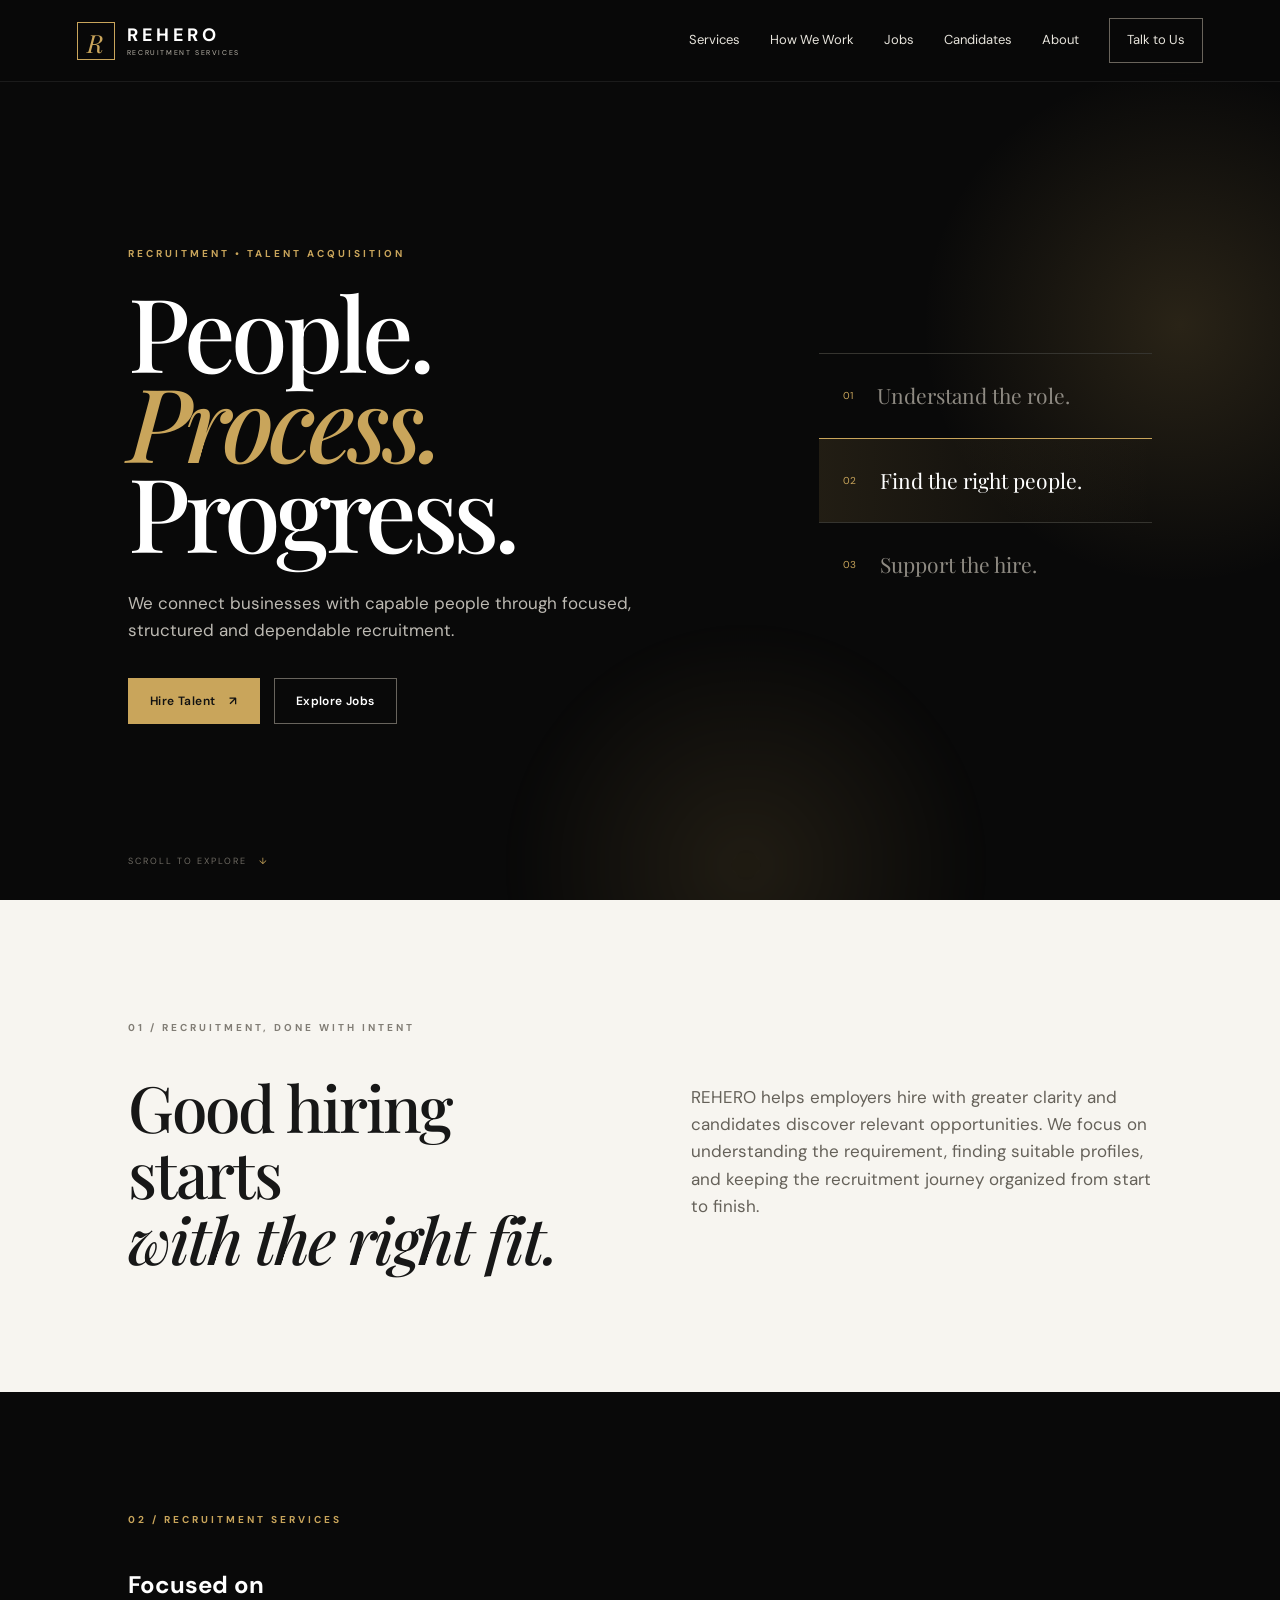
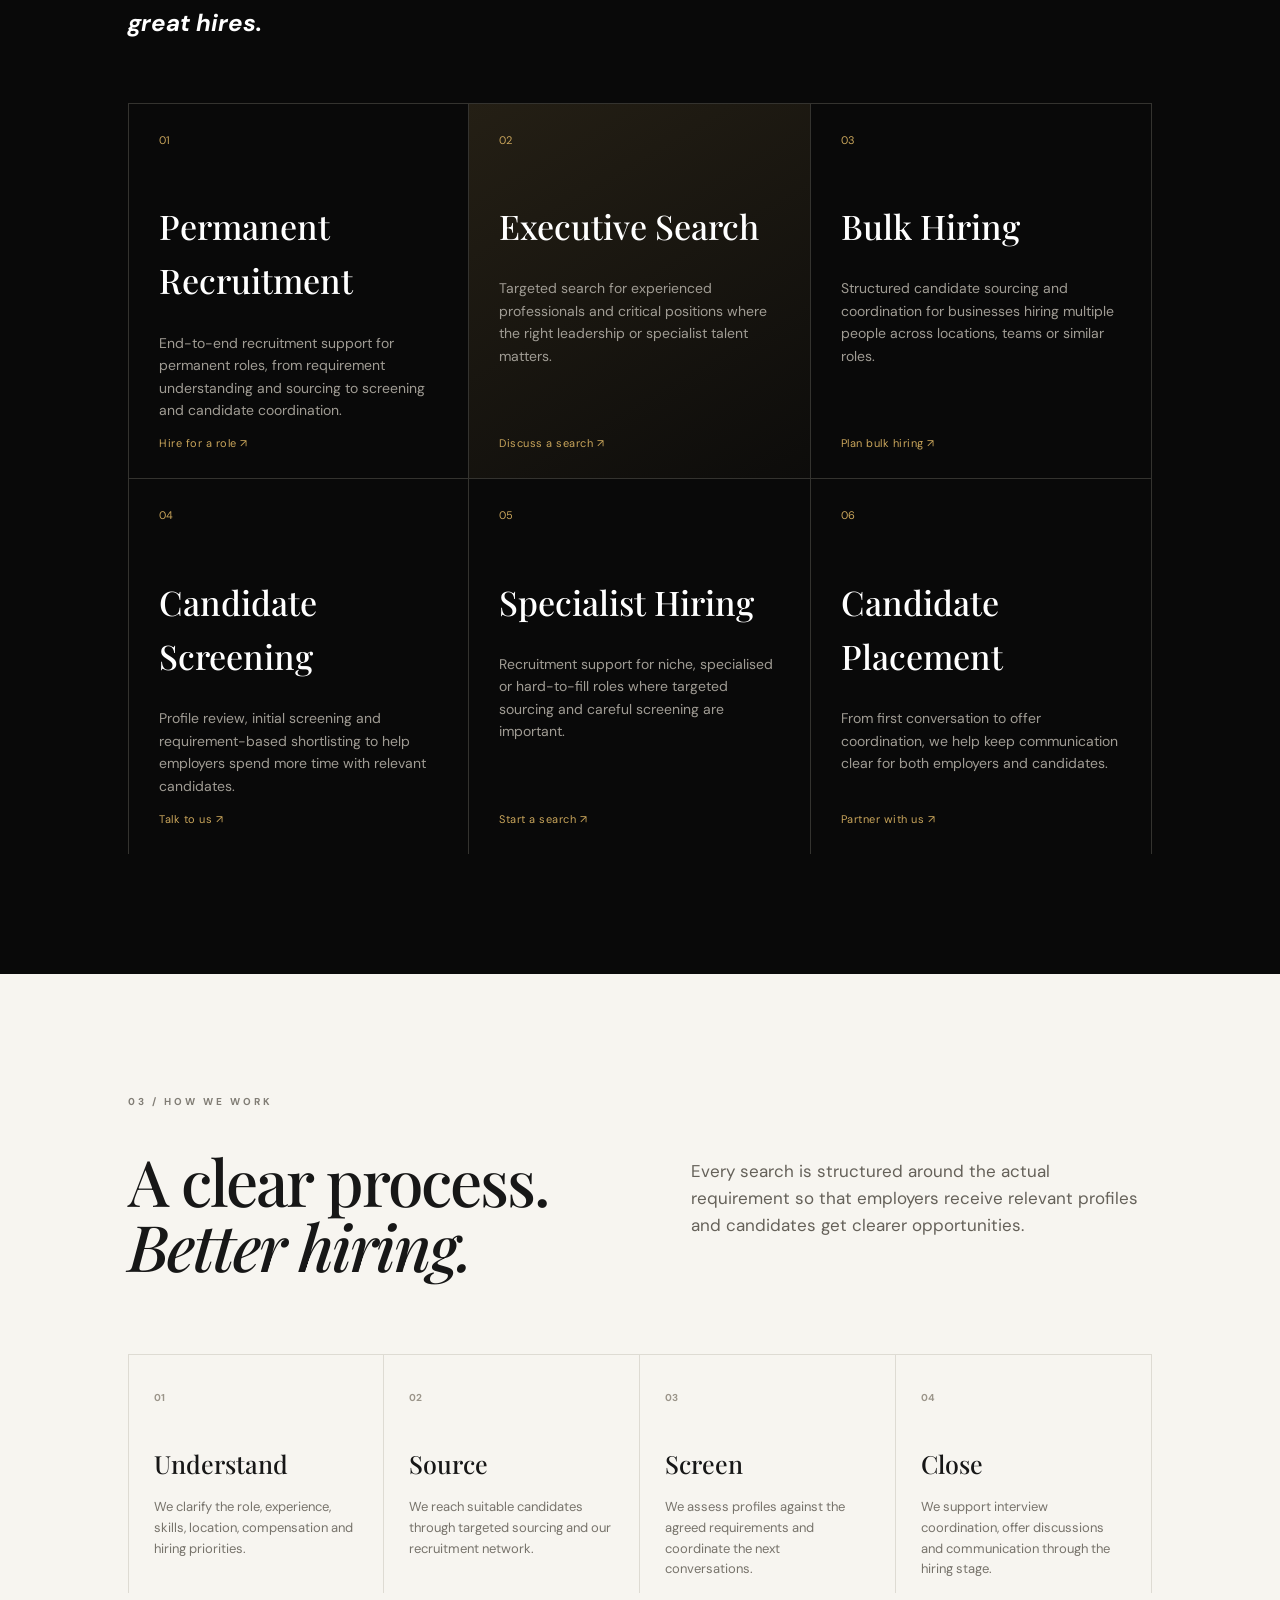
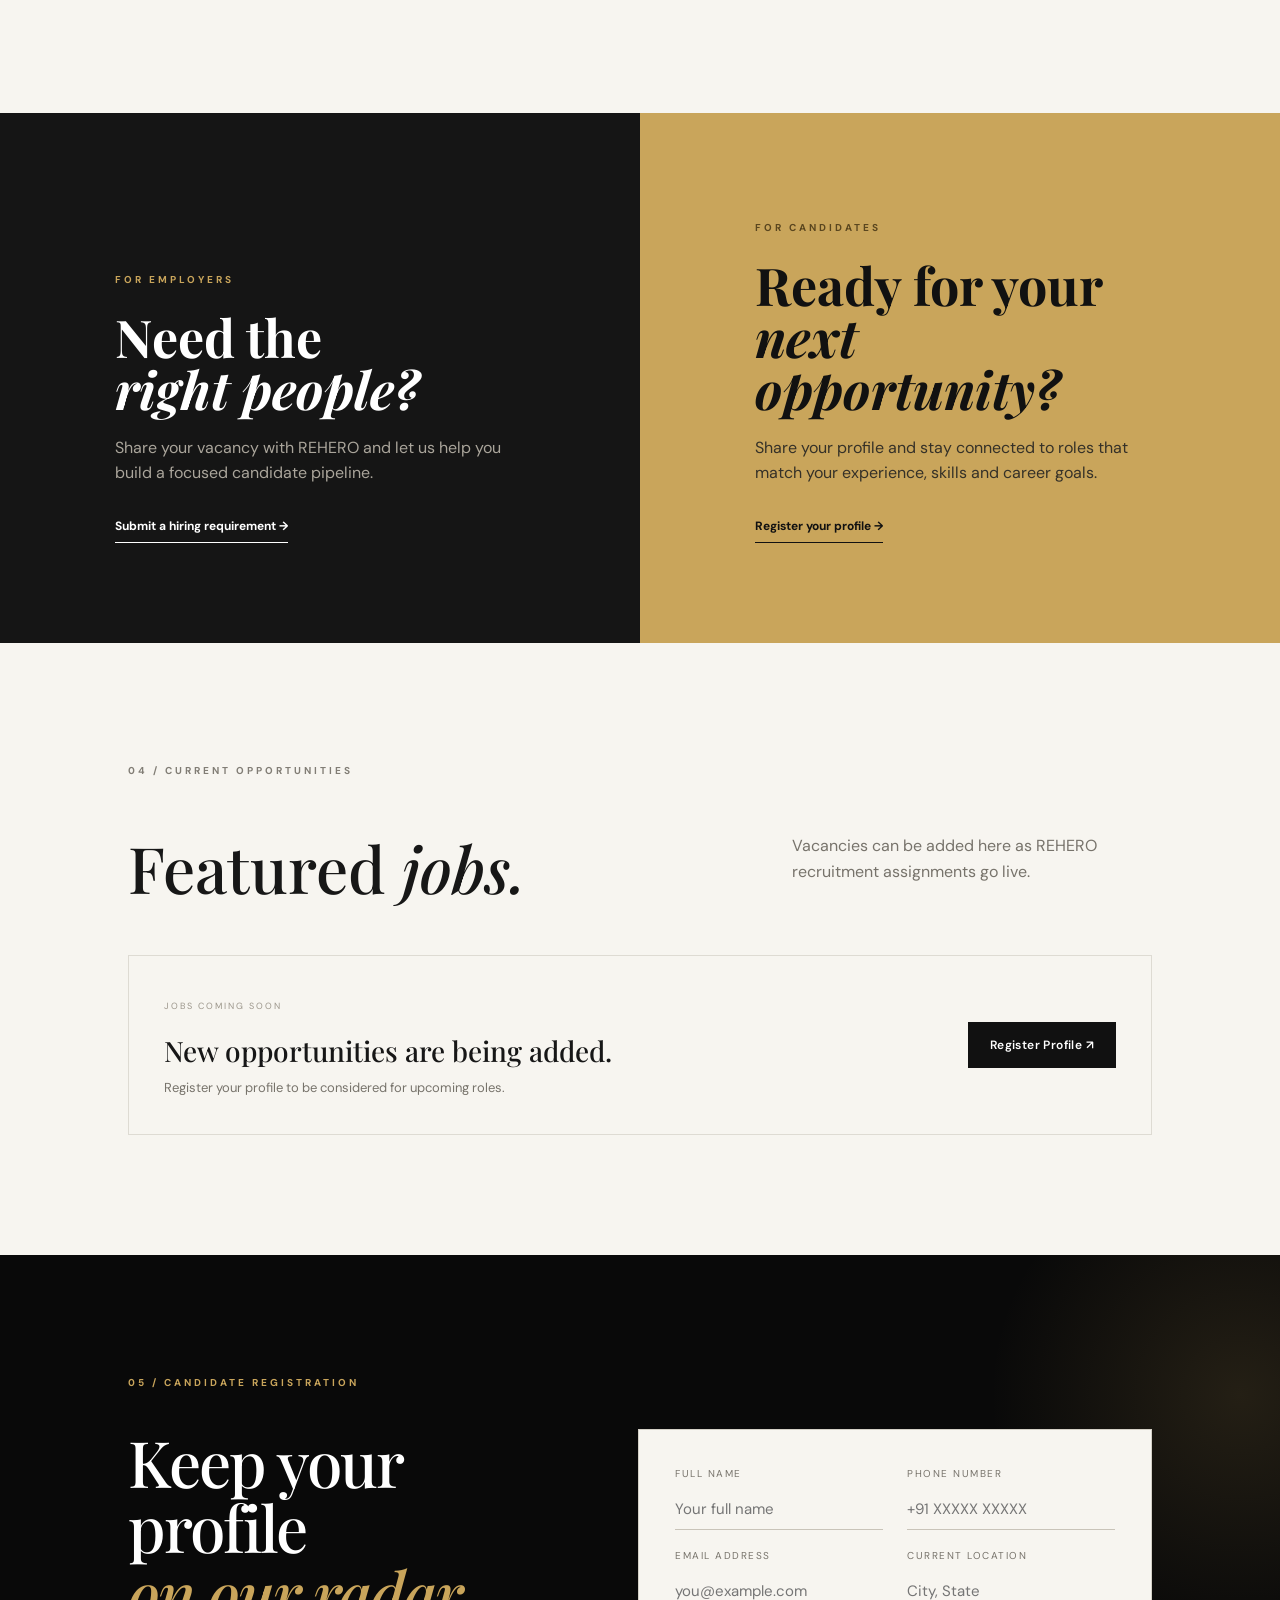
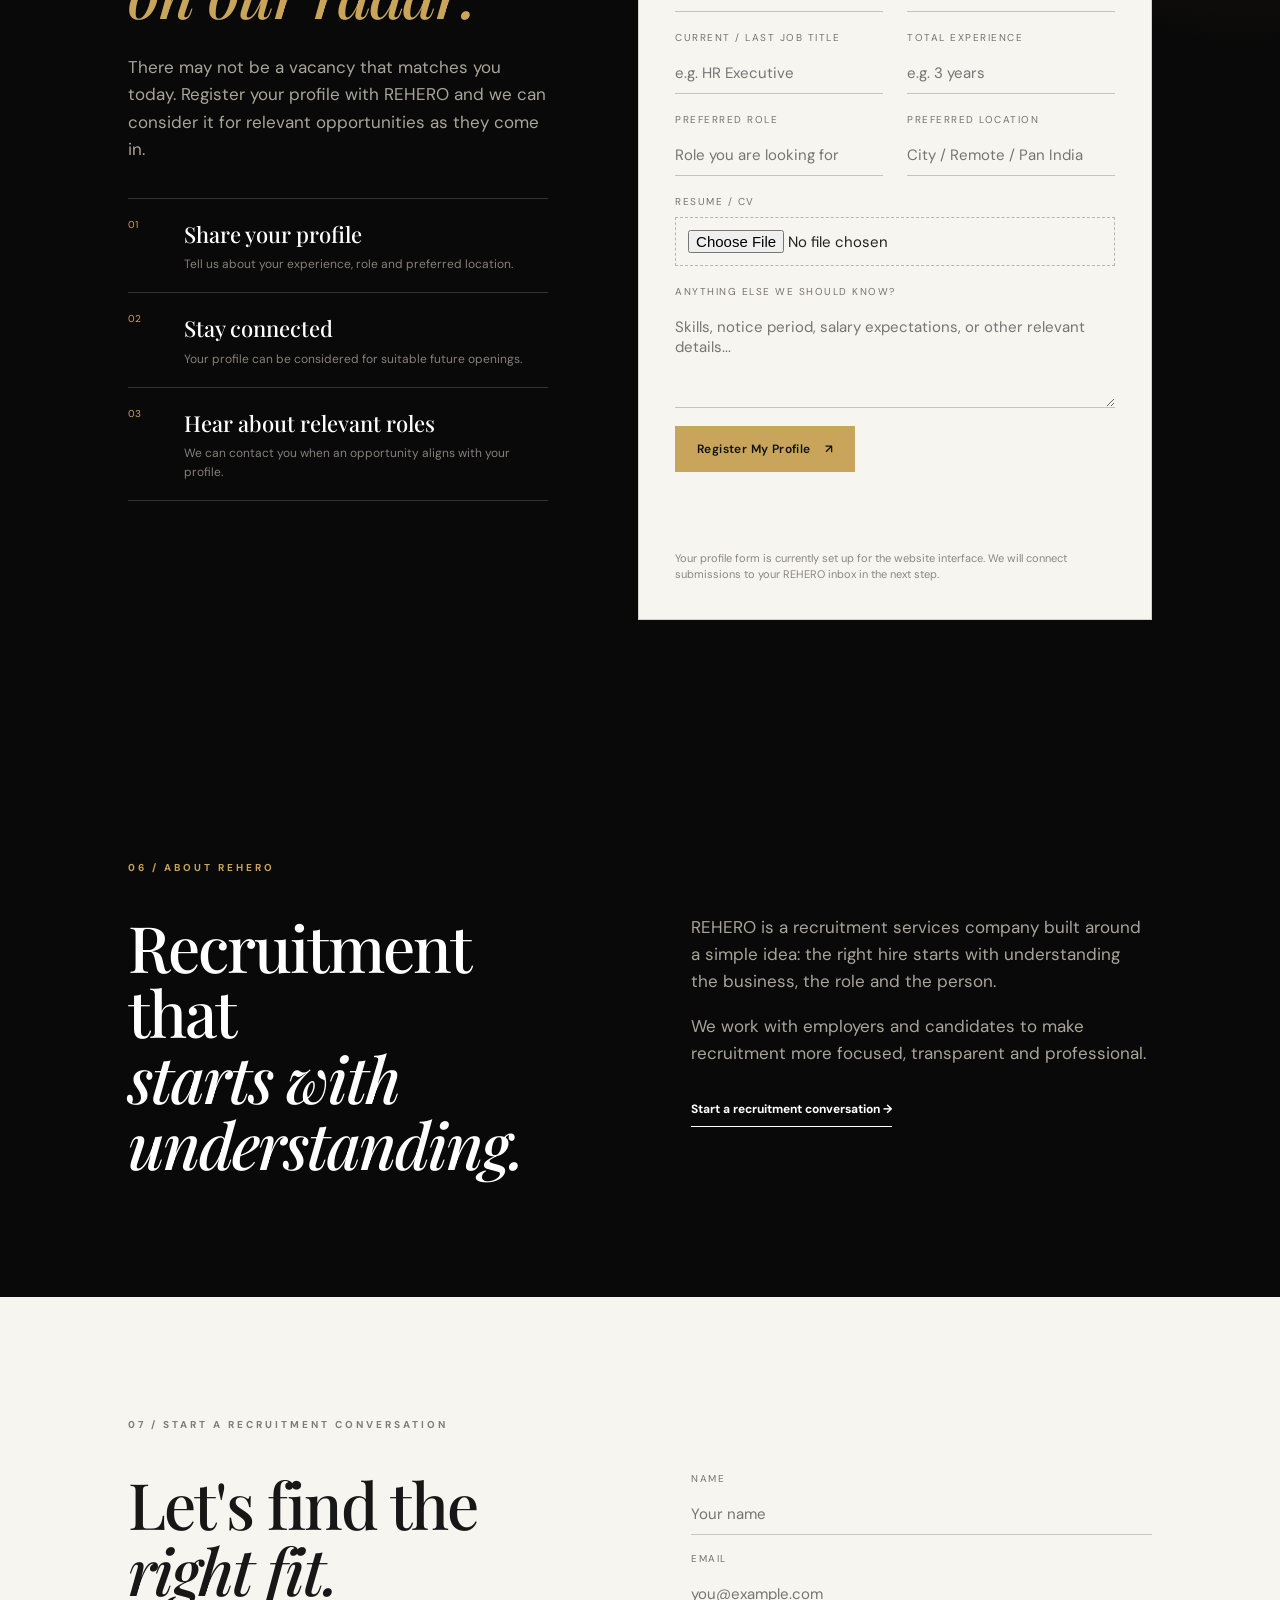
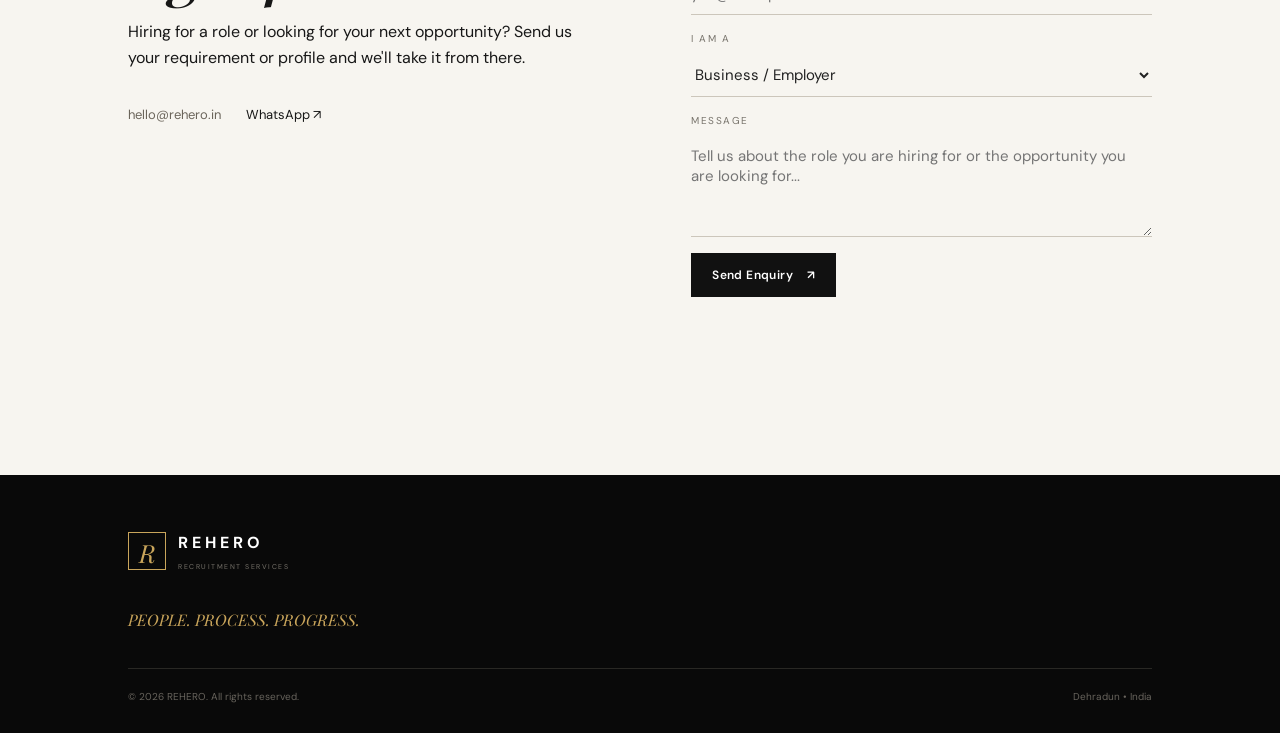
<file: index.html>
<!DOCTYPE html>
<html lang="en">
<head>
  <meta charset="UTF-8" />
  <meta name="viewport" content="width=device-width, initial-scale=1.0" />
  <meta name="description" content="REHERO — professional recruitment services connecting businesses with the right people." />
  <meta name="keywords" content="recruitment, hiring, talent acquisition, jobs, recruitment services, Dehradun" />
  <title>REHERO | Recruitment Services</title>
  <link rel="preconnect" href="https://fonts.googleapis.com">
  <link rel="preconnect" href="https://fonts.gstatic.com" crossorigin>
  <link href="https://fonts.googleapis.com/css2?family=DM+Sans:wght@400;500;600;700&family=Playfair+Display:ital,wght@0,500;0,600;1,500;1,600&display=swap" rel="stylesheet">
  <link rel="stylesheet" href="styles.css" />
</head>
<body>
  <header class="site-header">
    <a class="brand" href="#home" aria-label="REHERO home">
      <span class="brand-mark">R</span>
      <span class="brand-copy"><strong>REHERO</strong><small>RECRUITMENT SERVICES</small></span>
    </a>
    <button class="menu-toggle" aria-label="Open menu" aria-expanded="false">☰</button>
    <nav class="nav">
      <a href="#services">Services</a>
      <a href="#process">How We Work</a>
      <a href="#jobs">Jobs</a>
      <a href="#candidates">Candidates</a>
      <a href="#about">About</a>
      <a class="nav-cta" href="#contact">Talk to Us</a>
    </nav>
  </header>

  <main>
    <section id="home" class="hero">
      <div class="hero-glow"></div>
      <div class="hero-content reveal">
        <p class="eyebrow">RECRUITMENT • TALENT ACQUISITION</p>
        <h1>People.<br><span>Process.</span><br>Progress.</h1>
        <p class="hero-text">We connect businesses with capable people through focused, structured and dependable recruitment.</p>
        <div class="hero-actions">
          <a class="btn btn-gold" href="#contact">Hire Talent <span>↗</span></a>
          <a class="btn btn-outline" href="#jobs">Explore Jobs</a>
        </div>
      </div>
      <div class="hero-side reveal">
        <div class="hero-card"><span class="card-number">01</span><p>Understand the role.</p></div>
        <div class="hero-card active"><span class="card-number">02</span><p>Find the right people.</p></div>
        <div class="hero-card"><span class="card-number">03</span><p>Support the hire.</p></div>
      </div>
      <div class="scroll-note">SCROLL TO EXPLORE <span>↓</span></div>
    </section>

    <section class="intro section-light">
      <div class="section-label">01 / RECRUITMENT, DONE WITH INTENT</div>
      <div class="intro-grid">
        <h2>Good hiring starts<br><em>with the right fit.</em></h2>
        <p>REHERO helps employers hire with greater clarity and candidates discover relevant opportunities. We focus on understanding the requirement, finding suitable profiles, and keeping the recruitment journey organized from start to finish.</p>
      </div>
    </section>

    <section id="services" class="services section-dark">
      <div class="section-heading">
        <div class="section-label gold">02 / RECRUITMENT SERVICES</div>
        <h2>Focused on<br><em>great hires.</em></h2>
      </div>
      <div class="service-grid">
        <article class="service-card">
          <span>01</span>
          <h3>Permanent Recruitment</h3>
          <p>End-to-end recruitment support for permanent roles, from requirement understanding and sourcing to screening and candidate coordination.</p>
          <a href="#contact">Hire for a role ↗</a>
        </article>
        <article class="service-card featured">
          <span>02</span>
          <h3>Executive Search</h3>
          <p>Targeted search for experienced professionals and critical positions where the right leadership or specialist talent matters.</p>
          <a href="#contact">Discuss a search ↗</a>
        </article>
        <article class="service-card">
          <span>03</span>
          <h3>Bulk Hiring</h3>
          <p>Structured candidate sourcing and coordination for businesses hiring multiple people across locations, teams or similar roles.</p>
          <a href="#contact">Plan bulk hiring ↗</a>
        </article>
      </div>
      <div class="service-grid service-grid-second">
        <article class="service-card">
          <span>04</span>
          <h3>Candidate Screening</h3>
          <p>Profile review, initial screening and requirement-based shortlisting to help employers spend more time with relevant candidates.</p>
          <a href="#contact">Talk to us ↗</a>
        </article>
        <article class="service-card">
          <span>05</span>
          <h3>Specialist Hiring</h3>
          <p>Recruitment support for niche, specialised or hard-to-fill roles where targeted sourcing and careful screening are important.</p>
          <a href="#contact">Start a search ↗</a>
        </article>
        <article class="service-card">
          <span>06</span>
          <h3>Candidate Placement</h3>
          <p>From first conversation to offer coordination, we help keep communication clear for both employers and candidates.</p>
          <a href="#contact">Partner with us ↗</a>
        </article>
      </div>
    </section>

    <section id="process" class="process section-light">
      <div class="section-label">03 / HOW WE WORK</div>
      <div class="process-header"><h2>A clear process.<br><em>Better hiring.</em></h2><p>Every search is structured around the actual requirement so that employers receive relevant profiles and candidates get clearer opportunities.</p></div>
      <div class="steps">
        <div class="step"><b>01</b><h3>Understand</h3><p>We clarify the role, experience, skills, location, compensation and hiring priorities.</p></div>
        <div class="step"><b>02</b><h3>Source</h3><p>We reach suitable candidates through targeted sourcing and our recruitment network.</p></div>
        <div class="step"><b>03</b><h3>Screen</h3><p>We assess profiles against the agreed requirements and coordinate the next conversations.</p></div>
        <div class="step"><b>04</b><h3>Close</h3><p>We support interview coordination, offer discussions and communication through the hiring stage.</p></div>
      </div>
    </section>

    <section class="split-cta">
      <div class="split employer">
        <div>
          <span class="mini-label">FOR EMPLOYERS</span>
          <h2>Need the<br><em>right people?</em></h2>
          <p>Share your vacancy with REHERO and let us help you build a focused candidate pipeline.</p>
          <a class="text-link" href="#contact">Submit a hiring requirement →</a>
        </div>
      </div>
      <div class="split candidate">
        <div>
          <span class="mini-label">FOR CANDIDATES</span>
          <h2>Ready for your<br><em>next opportunity?</em></h2>
          <p>Share your profile and stay connected to roles that match your experience, skills and career goals.</p>
          <a class="text-link" href="#contact">Register your profile →</a>
        </div>
      </div>
    </section>

    <section id="jobs" class="jobs section-light">
      <div class="section-label">04 / CURRENT OPPORTUNITIES</div>
      <div class="jobs-head"><h2>Featured <em>jobs.</em></h2><p>Vacancies can be added here as REHERO recruitment assignments go live.</p></div>
      <div class="job-placeholder">
        <div><span>JOBS COMING SOON</span><h3>New opportunities are being added.</h3><p>Register your profile to be considered for upcoming roles.</p></div>
        <a class="btn btn-dark" href="#contact">Register Profile ↗</a>
      </div>
    </section>

    <section id="candidates" class="candidate-register section-dark">
      <div class="section-label gold">05 / CANDIDATE REGISTRATION</div>
      <div class="candidate-register-grid">
        <div>
          <h2>Keep your profile<br><em>on our radar.</em></h2>
          <p>There may not be a vacancy that matches you today. Register your profile with REHERO and we can consider it for relevant opportunities as they come in.</p>
          <div class="candidate-points">
            <div><span>01</span><strong>Share your profile</strong><small>Tell us about your experience, role and preferred location.</small></div>
            <div><span>02</span><strong>Stay connected</strong><small>Your profile can be considered for suitable future openings.</small></div>
            <div><span>03</span><strong>Hear about relevant roles</strong><small>We can contact you when an opportunity aligns with your profile.</small></div>
          </div>
        </div>
        <form id="candidateForm" class="candidate-form" novalidate>
          <div class="form-row">
            <label>Full Name<input name="full_name" type="text" placeholder="Your full name" required></label>
            <label>Phone Number<input name="phone" type="tel" placeholder="+91 XXXXX XXXXX" required></label>
          </div>
          <div class="form-row">
            <label>Email Address<input name="email" type="email" placeholder="you@example.com" required></label>
            <label>Current Location<input name="location" type="text" placeholder="City, State" required></label>
          </div>
          <div class="form-row">
            <label>Current / Last Job Title<input name="job_title" type="text" placeholder="e.g. HR Executive"></label>
            <label>Total Experience<input name="experience" type="text" placeholder="e.g. 3 years"></label>
          </div>
          <div class="form-row">
            <label>Preferred Role<input name="preferred_role" type="text" placeholder="Role you are looking for" required></label>
            <label>Preferred Location<input name="preferred_location" type="text" placeholder="City / Remote / Pan India"></label>
          </div>
          <label>Resume / CV<input name="resume" type="file" accept=".pdf,.doc,.docx"></label>
          <label>Anything else we should know?<textarea name="message" rows="4" placeholder="Skills, notice period, salary expectations, or other relevant details..."></textarea></label>
          <button class="btn btn-gold" type="submit">Register My Profile <span>↗</span></button>
          <p id="candidateFormMessage" class="form-message" aria-live="polite"></p>
          <p class="form-note">Your profile form is currently set up for the website interface. We will connect submissions to your REHERO inbox in the next step.</p>
        </form>
      </div>
    </section>

    <section id="about" class="about section-dark">
      <div class="section-label gold">06 / ABOUT REHERO</div>
      <div class="about-grid"><h2>Recruitment that<br><em>starts with understanding.</em></h2><div><p>REHERO is a recruitment services company built around a simple idea: the right hire starts with understanding the business, the role and the person.</p><p>We work with employers and candidates to make recruitment more focused, transparent and professional.</p><a class="text-link" href="#contact">Start a recruitment conversation →</a></div></div>
    </section>

    <section id="contact" class="contact section-light">
      <div class="section-label">07 / START A RECRUITMENT CONVERSATION</div>
      <div class="contact-grid">
        <div><h2>Let's find the<br><em>right fit.</em></h2><p>Hiring for a role or looking for your next opportunity? Send us your requirement or profile and we'll take it from there.</p><div class="contact-details"><a href="mailto:hello@rehero.in">hello@rehero.in</a><a href="https://wa.me/919999999999" target="_blank" rel="noreferrer">WhatsApp ↗</a></div></div>
        <form id="contactForm" class="contact-form">
          <label>Name<input name="name" type="text" placeholder="Your name" required></label>
          <label>Email<input name="email" type="email" placeholder="you@example.com" required></label>
          <label>I am a<select name="type"><option>Business / Employer</option><option>Candidate</option></select></label>
          <label>Message<textarea name="message" rows="4" placeholder="Tell us about the role you are hiring for or the opportunity you are looking for..." required></textarea></label>
          <button class="btn btn-dark" type="submit">Send Enquiry <span>↗</span></button>
          <p id="formMessage" class="form-message" aria-live="polite"></p>
        </form>
      </div>
    </section>
  </main>

  <footer class="footer">
    <div class="footer-brand"><span class="brand-mark">R</span><div><strong>REHERO</strong><small>RECRUITMENT SERVICES</small></div></div>
    <div class="footer-tagline">PEOPLE. PROCESS. PROGRESS.</div>
    <div class="footer-bottom"><span>© <span id="year"></span> REHERO. All rights reserved.</span><span>Dehradun • India</span></div>
  </footer>

  <script src="script.js"></script>
</body>
</html>
</file>
<file: styles.css>
:root{--black:#090909;--black2:#111;--gold:#c9a55b;--gold2:#e1c477;--white:#f7f5f0;--ink:#171717;--muted:#77736b;--line:#dedbd3}*{box-sizing:border-box}html{scroll-behavior:smooth}body{margin:0;font-family:'DM Sans',sans-serif;color:var(--ink);background:var(--white);line-height:1.6}a{text-decoration:none;color:inherit}.site-header{position:fixed;top:0;left:0;right:0;height:82px;display:flex;align-items:center;justify-content:space-between;padding:0 6vw;background:rgba(9,9,9,.9);backdrop-filter:blur(16px);z-index:20;border-bottom:1px solid rgba(255,255,255,.08)}.brand{display:flex;align-items:center;gap:12px;color:#fff}.brand-mark{width:38px;height:38px;border:1px solid var(--gold);display:grid;place-items:center;color:var(--gold);font-family:'Playfair Display',serif;font-size:25px;font-style:italic}.brand-copy{display:flex;flex-direction:column;line-height:1}.brand-copy strong{font-size:18px;letter-spacing:4px}.brand-copy small{font-size:7px;letter-spacing:1.6px;color:#bdb8ad;margin-top:5px}.nav{display:flex;align-items:center;gap:30px;color:#e7e4dc;font-size:13px}.nav a{transition:.25s}.nav a:hover{color:var(--gold2)}.nav-cta{border:1px solid #69645b;padding:11px 17px}.menu-toggle{display:none;background:none;border:0;color:#fff;font-size:24px}.hero{min-height:100vh;background:var(--black);color:#fff;position:relative;display:grid;grid-template-columns:1.35fr .65fr;align-items:center;padding:150px 10vw 90px;overflow:hidden}.hero:after{content:"";position:absolute;width:560px;height:560px;border-radius:50%;right:-180px;top:5%;background:radial-gradient(circle,rgba(201,165,91,.17),transparent 65%)}.hero-glow{position:absolute;left:38%;bottom:-25%;width:520px;height:520px;background:radial-gradient(circle,rgba(201,165,91,.12),transparent 65%);filter:blur(12px)}.hero-content{position:relative;z-index:2}.eyebrow,.section-label,.mini-label{font-size:10px;letter-spacing:3px;font-weight:700}.eyebrow{color:var(--gold);margin-bottom:24px}.hero h1{font-family:'Playfair Display',serif;font-size:clamp(62px,8vw,118px);line-height:.88;font-weight:500;letter-spacing:-5px;margin:0}.hero h1 span,.hero em{color:var(--gold);font-style:italic}.hero-text{max-width:540px;color:#bdbab3;font-size:17px;margin:34px 0}.hero-actions{display:flex;gap:14px;flex-wrap:wrap}.btn{display:inline-flex;align-items:center;gap:14px;padding:14px 21px;border:1px solid transparent;font:600 12px 'DM Sans',sans-serif;letter-spacing:.4px;cursor:pointer}.btn-gold{background:var(--gold);color:#111}.btn-outline{border-color:#68645d;color:#fff}.btn-dark{background:#111;color:#fff}.hero-side{position:relative;z-index:2;justify-self:end;width:min(360px,100%)}.hero-card{padding:25px 24px;border-top:1px solid #35342f;color:#8e8a82;display:flex;gap:24px;align-items:center}.hero-card.active{background:linear-gradient(90deg,rgba(201,165,91,.13),transparent);color:#fff;border-color:var(--gold)}.hero-card p{margin:0;font-family:'Playfair Display',serif;font-size:21px}.card-number{font-size:10px;color:var(--gold)}.scroll-note{position:absolute;bottom:32px;left:10vw;color:#6f6b63;font-size:9px;letter-spacing:2px}.scroll-note span{color:var(--gold);margin-left:8px}.section-light{padding:120px 10vw;background:var(--white)}.section-dark{padding:120px 10vw;background:var(--black);color:#fff}.section-label{color:#817d75;margin-bottom:38px}.section-label.gold{color:var(--gold)}.intro-grid,.process-header,.about-grid,.contact-grid{display:grid;grid-template-columns:1fr 1fr;gap:8vw}.intro h2,.process h2,.about h2,.contact h2{font-family:'Playfair Display',serif;font-size:clamp(44px,5vw,72px);font-weight:500;line-height:1.03;letter-spacing:-2px;margin:0}.intro-grid p,.process-header p,.about-grid p,.contact>p{max-width:500px;color:#656159;font-size:17px;margin:10px 0}.service-grid{display:grid;grid-template-columns:repeat(3,1fr);margin-top:60px;border-top:1px solid #34332f}.service-card{min-height:330px;padding:28px 30px 25px;border-right:1px solid #34332f;display:flex;flex-direction:column}.service-card:first-child{border-left:1px solid #34332f}.service-card.featured{background:linear-gradient(150deg,rgba(201,165,91,.14),rgba(201,165,91,.02))}.service-card span{color:var(--gold);font-size:11px}.service-card h3{font-family:'Playfair Display',serif;font-size:34px;font-weight:500;margin:50px 0 10px}.service-card p{color:#a09c94;font-size:14px;max-width:330px}.service-card a{margin-top:auto;color:var(--gold);font-size:11px;letter-spacing:.5px}.steps{display:grid;grid-template-columns:repeat(4,1fr);margin-top:75px;border-top:1px solid var(--line)}.step{padding:28px 25px 0;border-right:1px solid var(--line);min-height:230px}.step:first-child{border-left:1px solid var(--line)}.step b{color:#9b958a;font-size:10px}.step h3{font-family:'Playfair Display',serif;font-size:25px;font-weight:500;margin:35px 0 7px}.step p{color:#77736b;font-size:13px}.split-cta{display:grid;grid-template-columns:1fr 1fr}.split{padding:100px 9vw;min-height:480px;display:flex;align-items:flex-end}.split.employer{background:#151515;color:#fff}.split.candidate{background:#c9a55b;color:#111}.split h2{font-family:'Playfair Display',serif;font-size:52px;line-height:1;margin:20px 0}.split p{max-width:430px;color:#aaa59b}.candidate p{color:#353128}.mini-label{color:var(--gold)}.candidate .mini-label{color:#5a461f}.text-link{font-size:12px;font-weight:700;border-bottom:1px solid currentColor;padding-bottom:6px;display:inline-block;margin-top:15px}.jobs-head{display:flex;justify-content:space-between;gap:40px;align-items:end}.jobs-head h2{font-family:'Playfair Display',serif;font-size:64px;font-weight:500;line-height:1;margin:0}.jobs-head p{max-width:360px;color:#77736b}.job-placeholder{margin-top:55px;padding:35px;border:1px solid var(--line);display:flex;justify-content:space-between;align-items:center;gap:30px}.job-placeholder span{font-size:9px;letter-spacing:2px;color:#9b958a}.job-placeholder h3{font-family:'Playfair Display',serif;font-size:28px;font-weight:500;margin:12px 0 4px}.job-placeholder p{margin:0;color:#77736b;font-size:13px}.about-grid p{color:#aaa59b;margin-top:0;margin-bottom:18px}.contact-grid{align-items:start}.contact-details{display:flex;gap:25px;margin-top:35px;font-size:13px}.contact-details a:first-child{color:#6b655b}.contact-form{display:grid;gap:16px}.contact-form label{display:grid;gap:7px;font-size:10px;letter-spacing:1.5px;text-transform:uppercase;color:#77736b}.contact-form input,.contact-form textarea,.contact-form select{width:100%;border:0;border-bottom:1px solid #ccc6bb;background:transparent;padding:10px 0;font:15px 'DM Sans',sans-serif;outline:none;color:#222}.contact-form textarea{resize:vertical}.contact-form .btn{justify-self:start;border:0}.form-message{font-size:12px;color:#8b6d2e;min-height:18px}.footer{background:#090909;color:#fff;padding:55px 10vw 28px}.footer-brand{display:flex;align-items:center;gap:12px}.footer-brand strong{letter-spacing:4px}.footer-brand small{display:block;font-size:7px;color:#77736b;letter-spacing:1.5px;margin-top:5px}.footer-tagline{color:var(--gold);font-family:'Playfair Display',serif;font-style:italic;margin:35px 0}.footer-bottom{padding-top:20px;border-top:1px solid #292824;color:#68645d;font-size:10px;display:flex;justify-content:space-between}.reveal{opacity:0;transform:translateY(25px);transition:opacity .8s ease,transform .8s ease}.reveal.visible{opacity:1;transform:none}@media(max-width:850px){.site-header{height:70px;padding:0 5vw}.menu-toggle{display:block}.nav{display:none;position:absolute;top:70px;left:0;right:0;background:#0b0b0b;padding:20px 5vw;flex-direction:column;align-items:flex-start;border-top:1px solid #222}.nav.open{display:flex}.hero{grid-template-columns:1fr;padding:130px 7vw 90px}.hero h1{font-size:clamp(56px,15vw,88px)}.hero-side{display:none}.scroll-note{left:7vw}.section-light,.section-dark{padding:80px 7vw}.intro-grid,.process-header,.about-grid,.contact-grid{grid-template-columns:1fr;gap:35px}.service-grid,.steps{grid-template-columns:1fr}.service-card,.step{border-left:1px solid #34332f;border-bottom:1px solid #34332f}.steps .step{border-color:var(--line)}.split-cta{grid-template-columns:1fr}.split{min-height:400px;padding:70px 8vw}.jobs-head{display:block}.jobs-head h2{font-size:50px}.job-placeholder{display:block}.job-placeholder .btn{margin-top:25px}.footer-bottom{flex-direction:column;gap:8px}.brand-copy small{display:none}}@media(prefers-reduced-motion:reduce){html{scroll-behavior:auto}.reveal{transition:none}}

.service-grid-second{margin-top:0;border-top:0}
.service-grid-second .service-card{border-top:1px solid #34332f}

.candidate-register{position:relative;overflow:hidden}
.candidate-register:after{content:"";position:absolute;width:520px;height:520px;right:-220px;top:-120px;border-radius:50%;background:radial-gradient(circle,rgba(201,165,91,.14),transparent 68%);pointer-events:none}
.candidate-register-grid{display:grid;grid-template-columns:.9fr 1.1fr;gap:7vw;position:relative;z-index:1}
.candidate-register h2{font-family:'Playfair Display',serif;font-size:clamp(44px,5vw,72px);font-weight:500;line-height:1.03;letter-spacing:-2px;margin:0}
.candidate-register h2 em{color:var(--gold);font-style:italic}
.candidate-register-grid>div>p{max-width:560px;color:#aaa59b;font-size:17px;margin:28px 0 35px}
.candidate-points{display:grid;gap:0;border-top:1px solid #34332f;max-width:560px}
.candidate-points>div{display:grid;grid-template-columns:42px 1fr;column-gap:14px;padding:18px 0;border-bottom:1px solid #34332f}
.candidate-points span{color:var(--gold);font-size:10px;grid-row:span 2}
.candidate-points strong{font-family:'Playfair Display',serif;font-size:22px;font-weight:500;color:#fff}
.candidate-points small{color:#858079;font-size:12px;margin-top:3px}
.candidate-form{background:#f7f5f0;color:#171717;padding:36px;display:grid;gap:18px;border:1px solid #d4d0c6}
.candidate-form label{display:grid;gap:7px;font-size:10px;letter-spacing:1.5px;text-transform:uppercase;color:#77736b}
.candidate-form input,.candidate-form textarea{width:100%;border:0;border-bottom:1px solid #c9c4b9;background:transparent;padding:10px 0;font:15px 'DM Sans',sans-serif;outline:none;color:#222}
.candidate-form input[type=file]{border:1px dashed #bcb6aa;padding:12px}
.candidate-form textarea{resize:vertical}
.candidate-form .btn{justify-self:start}
.form-note{margin:0;color:#8b877f;font-size:11px;line-height:1.5}
.form-row{display:grid;grid-template-columns:1fr 1fr;gap:24px}
@media(max-width:850px){.candidate-register-grid{grid-template-columns:1fr;gap:35px}.candidate-form{padding:24px}.form-row{grid-template-columns:1fr;gap:18px}}
</file>
